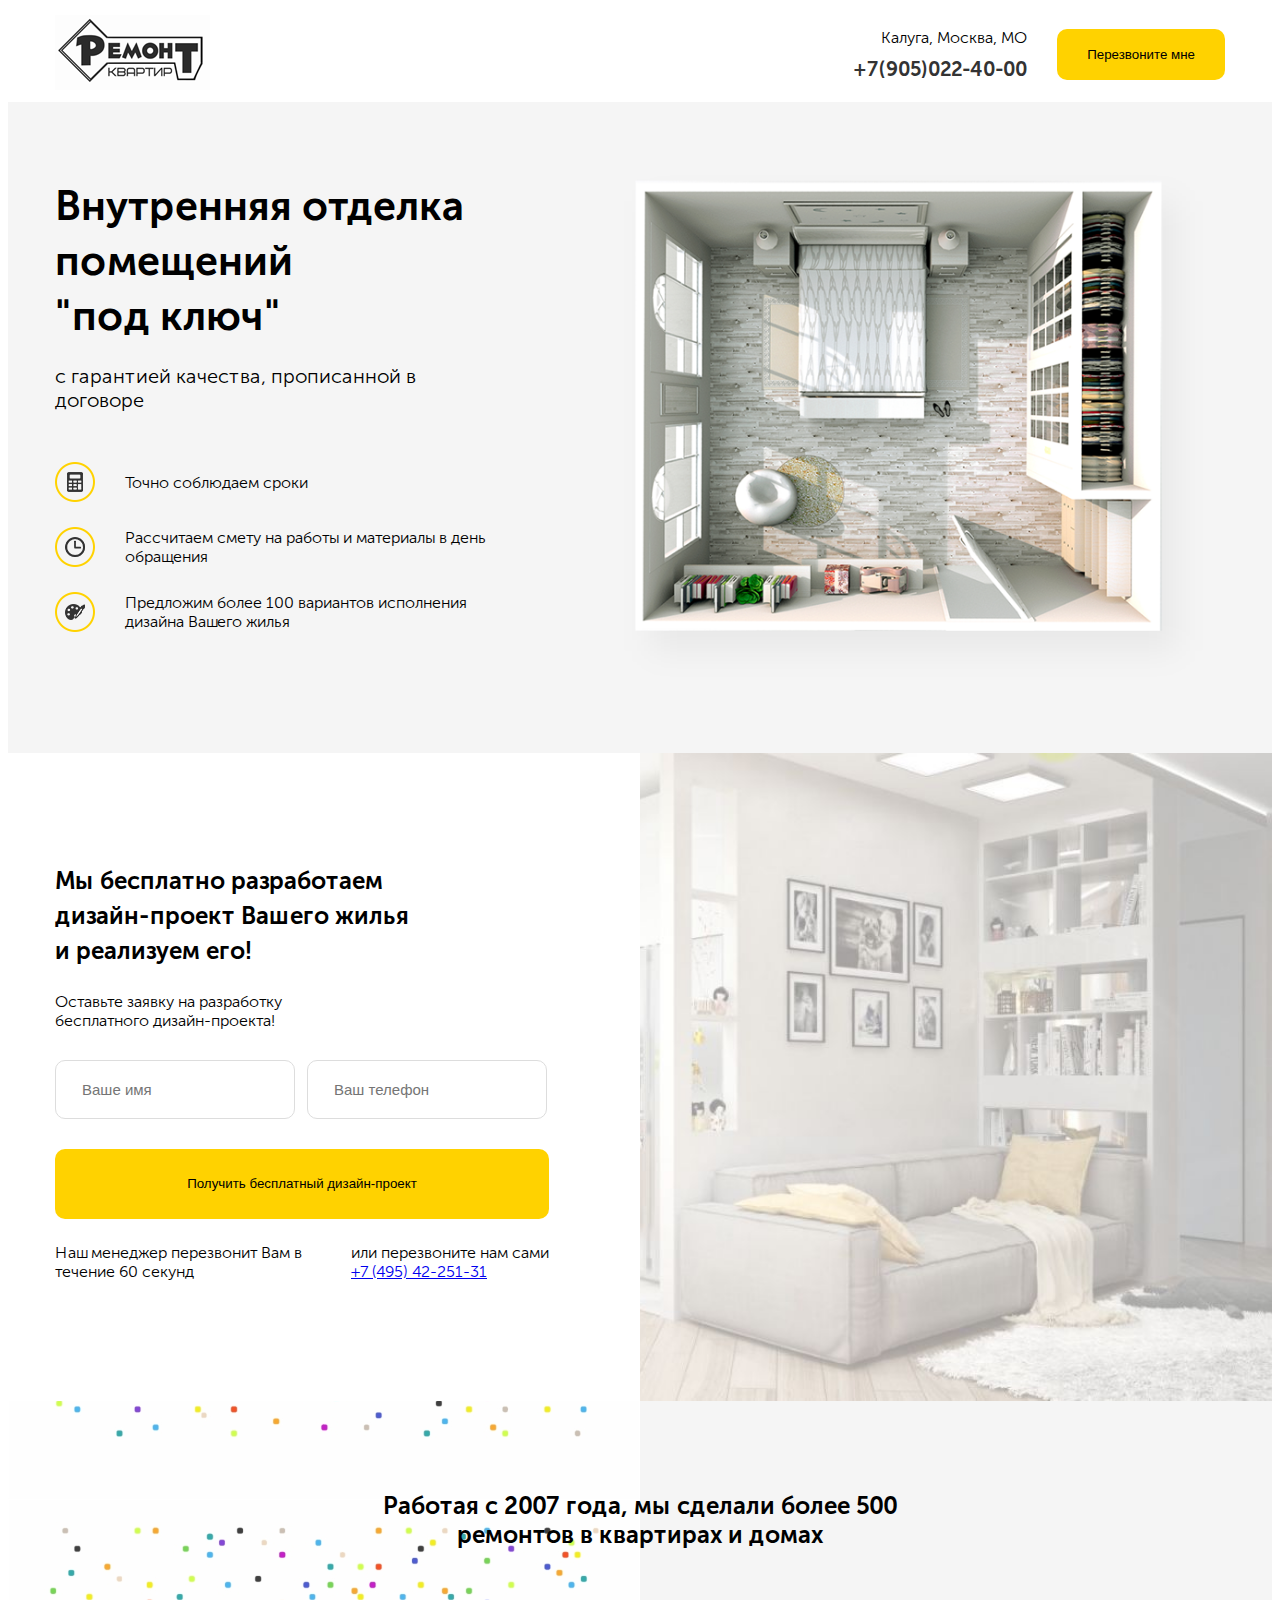
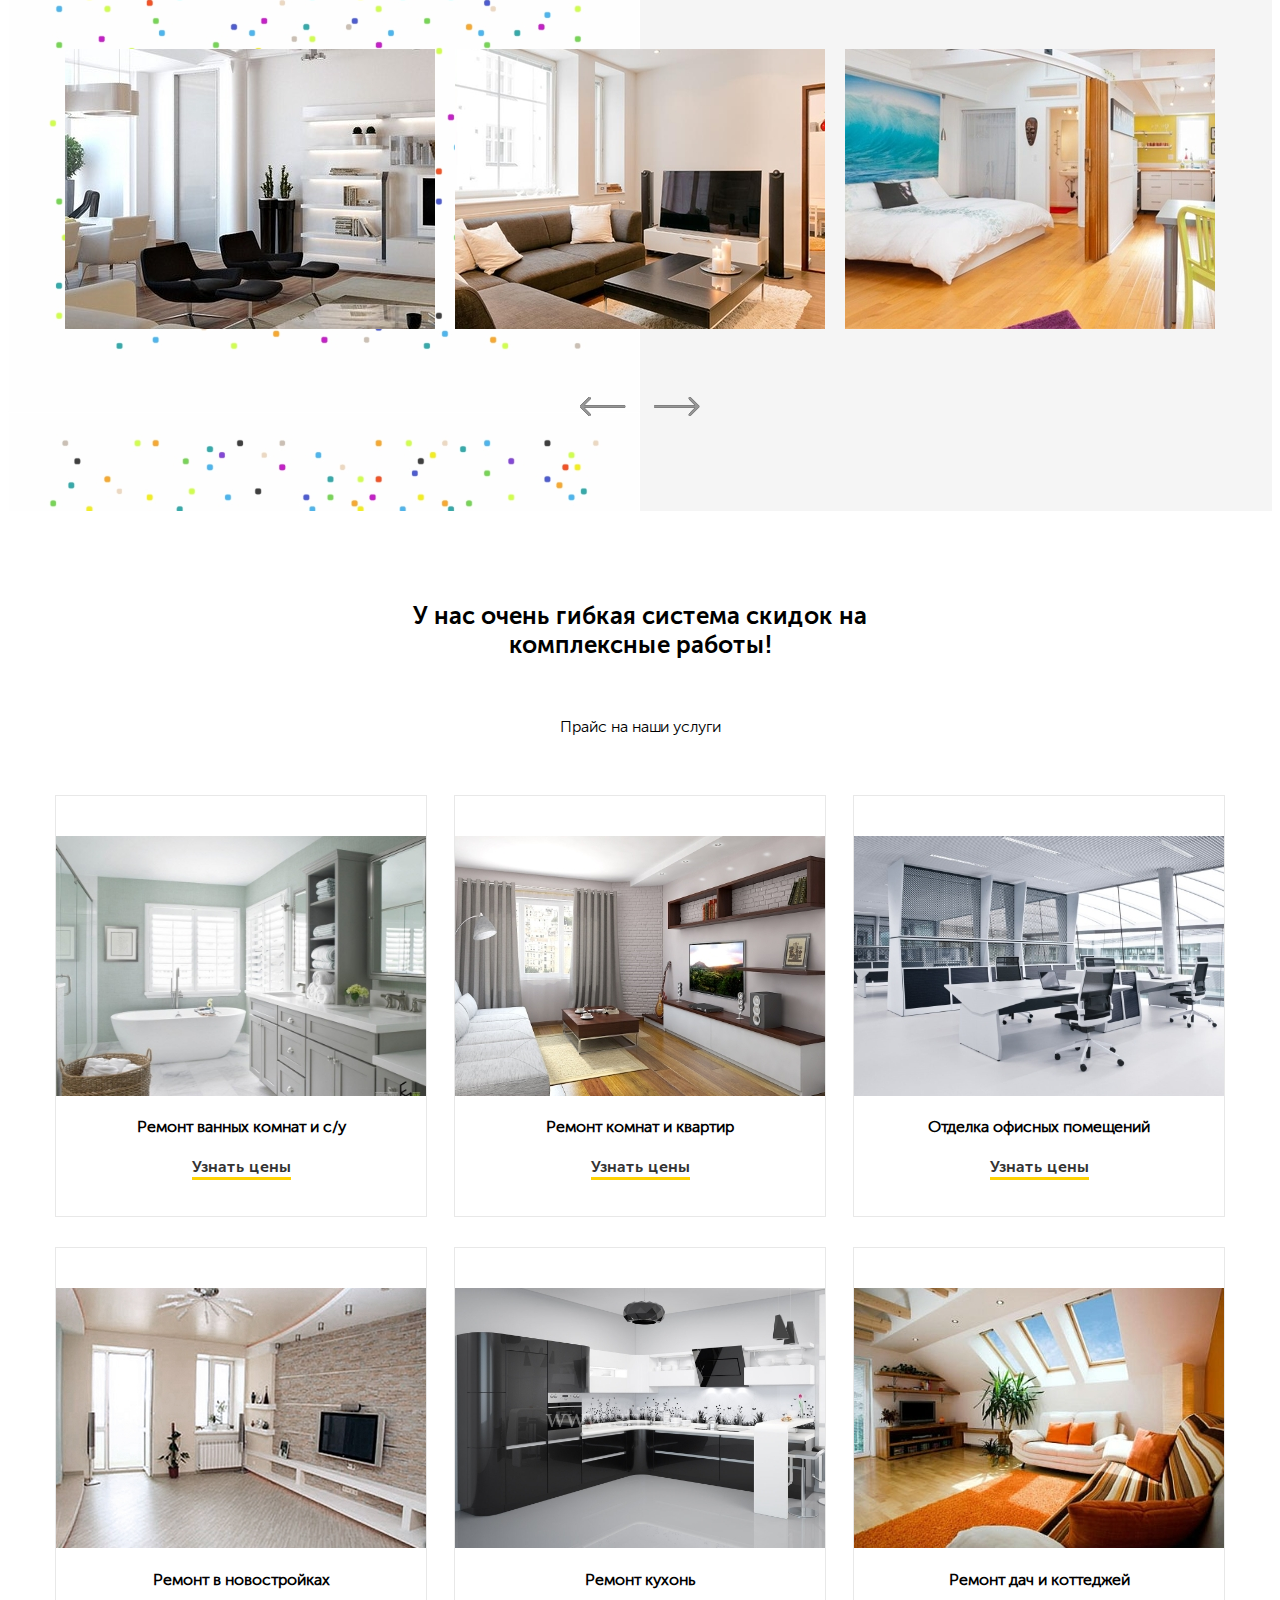
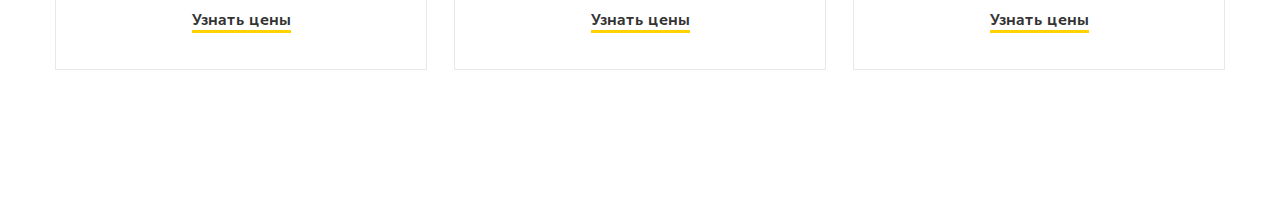
<file: glo-examples/13 lessons mobile first/index.html>
<!DOCTYPE html>
<html lang="ru">
  <head>
    <meta charset="UTF-8" />
    <meta name="viewport" content="width=device-width, initial-scale=1.0" />
    <title>Ремонт квартир под ключ!</title>
    <link
      rel="stylesheet"
      href="https://necolas.github.io/normalize.css/8.0.1/normalize.css"
    />
    <link rel="stylesheet" href="css/style.min.css" />
    <!-- Подключаем стиль для анимации  -->
    <link rel="stylesheet" href="css/slick.css" />
    <link rel="stylesheet" href="css/animate.min.css" />
  </head>

  <body>
    <nav class="navbar">
      <div class="container">
        <div class="navbar-block">
          <div class="navbar__logo">
            <img src="img/logo.png" alt="Логотип" />
          </div>
          <div class="navbar__info">
            <div class="navbar__contacts">
              <span class="navbar__address">Калуга, Москва, МО</span>
              <a href="tel:+79050224000" class="navbar__phone"
                >+7(905)022-40-00</a
              >
            </div>
            <button class="button navbar__button" id="button">
              Перезвоните мне
            </button>
          </div>
        </div>
      </div>
    </nav>

    <main>
      <section class="hero">
        <div class="container">
          <div class="hero-block">
            <div class="hero-text">
              <h1 class="hero-text__title">
                Внутренняя отделка помещений "под&nbsp;ключ"
              </h1>
              <span class="hero-text__subtitle"
                >с гарантией качества, прописанной в договоре</span
              >
              <ul class="hero-list">
                <li class="hero-list__item">
                  <div class="hero-list__image">
                    <img src="img/hero/icon-calc.png" alt="" />
                  </div>
                  <span class="hero-list__text">Точно соблюдаем сроки</span>
                </li>
                <li class="hero-list__item">
                  <div class="hero-list__image">
                    <img src="img/hero/icon-clock.png" alt="" />
                  </div>
                  <span class="hero-list__text"
                    >Рассчитаем смету на работы и материалы в&nbsp;день
                    обращения</span
                  >
                </li>
                <li class="hero-list__item">
                  <div class="hero-list__image">
                    <img src="img/hero/icon-paint.png" alt="" />
                  </div>
                  <span class="hero-list__text"
                    >Предложим более 100 вариантов исполнения дизайна Вашего
                    жилья</span
                  >
                </li>
              </ul>
            </div>
            <div class="hero-image">
              <img src="img/hero/hero-image.png" alt="План квартиры" />
            </div>
          </div>
        </div>
      </section>

      <!-- 2 секция -->
      <section class="offer section">
        <div class="container">
          <div class="offer-block">
            <h2 class="section-title offer__title">
              Мы бесплатно разработаем дизайн-проект Вашего жилья и реализуем
              его!
            </h2>
            <span class="section-subtitle offer__subtitle"
              >Оставьте заявку на разработку бесплатного дизайн-проекта!</span
            >
            <form action="#" class="form offer__form">
              <input
                type="text"
                class="input offer__input"
                placeholder="Ваше имя"
              />
              <input
                type="tel"
                class="input offer__input"
                placeholder="Ваш телефон"
              />
              <button class="button offer_button">
                Получить бесплатный дизайн-проект
              </button>
            </form>
            <div class="offer-block__items">
              <span class="section-subtitle offer__subtitle"
                >Наш менеджер перезвонит Вам в течение 60 секунд</span
              >
              <span class="section-subtitle offer__subtitle"
                >или перезвоните нам сами <br />
                <a href="tel:+74954225131">+7 (495) 42-251-31</a></span
              >
            </div>
          </div>
        </div>
      </section>

      <section class="section portfolio">
        <div class="container">
          <h2 class="section-title portfolio__title">
            Работая с 2007 года, мы сделали более 500 ремонтов в квартирах и
            домах
          </h2>
          <div class="slider">
            <div class="slider__items">
              <img
                class="slider__image"
                src="img/portfolio/portfolio1.jpg"
                alt=""
              />
            </div>
            <div class="slider__items">
              <img
                class="slider__image"
                src="img/portfolio/portfolio2.jpg"
                alt=""
              />
            </div>
            <div class="slider__items">
              <img
                class="slider__image"
                src="img/portfolio/portfolio3.jpg"
                alt=""
              />
            </div>
            <div class="slider__items">
              <img
                class="slider__image"
                src="img/portfolio/portfolio1.jpg"
                alt=""
              />
            </div>
            <div class="slider__items">
              <img
                class="slider__image"
                src="img/portfolio/portfolio2.jpg"
                alt=""
              />
            </div>
            <div class="slider__items">
              <img
                class="slider__image"
                src="img/portfolio/portfolio3.jpg"
                alt=""
              />
            </div>
          </div>
          <!-- Стрелки навигации -->
          <div class="arrows portfolio__arrows">
            <div class="arrows__left">
              <img src="img/portfolio/left-arrow.png" alt="" />
            </div>
            <div class="arrows__right">
              <img src="img/portfolio/right-arrow.png" alt="" />
            </div>
          </div>
        </div>
      </section>

      <!-- 3 секция карточки товаров -->
      <section class="section price">
        <div class="container">
          <h2 class="section-title price__title">
            У нас очень гибкая система скидок на комплексные работы!
          </h2>
          <span class="section-subtitle price__subtitle"
            >Прайс на наши услуги</span
          >

          <div class="cards">
            <div
              class="card price__card wow animate__animated animate__fadeInDown"
              data-wow-duration="2s"
            >
              <div class="card__image">
                <img class="card__img" src="img/price/price1.jpg" alt="" />
              </div>
              <div class="card__text">
                <h4 class="card__title">Ремонт ванных комнат и с/у</h4>
                <a href="#" class="card__link">Узнать цены</a>
              </div>
            </div>
            <div
              class="card price__card wow animate__animated animate__fadeInDown"
            >
              <div class="card__image">
                <img class="card__img" src="img/price/price2.jpg" alt="" />
              </div>
              <div class="card__text">
                <h4 class="card__title">Ремонт комнат и квартир</h4>
                <a href="#" class="card__link">Узнать цены</a>
              </div>
            </div>
            <div
              class="card price__card wow animate__animated animate__fadeInDown"
            >
              <div class="card__image">
                <img class="card__img" src="img/price/price3.jpg" alt="" />
              </div>
              <div class="card__text">
                <h4 class="card__title">Отделка офисных помещений</h4>
                <a href="#" class="card__link">Узнать цены</a>
              </div>
            </div>
            <div
              class="card price__card wow animate__animated animate__fadeInDown"
            >
              <div class="card__image">
                <img class="card__img" src="img/price/price4.jpg" alt="" />
              </div>
              <div class="card__text">
                <h4 class="card__title">Ремонт в новостройках</h4>
                <a href="#" class="card__link">Узнать цены</a>
              </div>
            </div>
            <div
              class="card price__card wow animate__animated animate__fadeInDown"
            >
              <div class="card__image">
                <img class="card__img" src="img/price/price5.jpg" alt="" />
              </div>
              <div class="card__text">
                <h4 class="card__title">Ремонт кухонь</h4>
                <a href="#" class="card__link">Узнать цены</a>
              </div>
            </div>
            <div class="card price__card wow animate__animated animate__bounce">
              <div class="card__image">
                <img class="card__img" src="img/price/price6.jpg" alt="" />
              </div>
              <div class="card__text">
                <h4 class="card__title">Ремонт дач и коттеджей</h4>
                <a href="#" class="card__link">Узнать цены</a>
              </div>
            </div>
          </div>
        </div>
      </section>
    </main>

    <!-- Модальное всплывающее окно -->

    <div class="modal" id="modal">
      <div class="modal-dialog">
        <button class="modal-dialog__close" id="close">&times;</button>
        <h4 class="modal-dialog__title">Всплывающее окно</h4>
      </div>
    </div>

    <!-- Подключаем скрипт модального окна -->
    <!-- <script src="js/main.js"></script> -->
    <script src="https://ajax.googleapis.com/ajax/libs/jquery/3.5.1/jquery.min.js"></script>
    <script src="js/slick.min.js"></script>
    <script src="js/modal.js"></script>
    <script src="js/wow.min.js"></script>
    <script>
      new WOW().init();
    </script>
  </body>
</html>
</file>
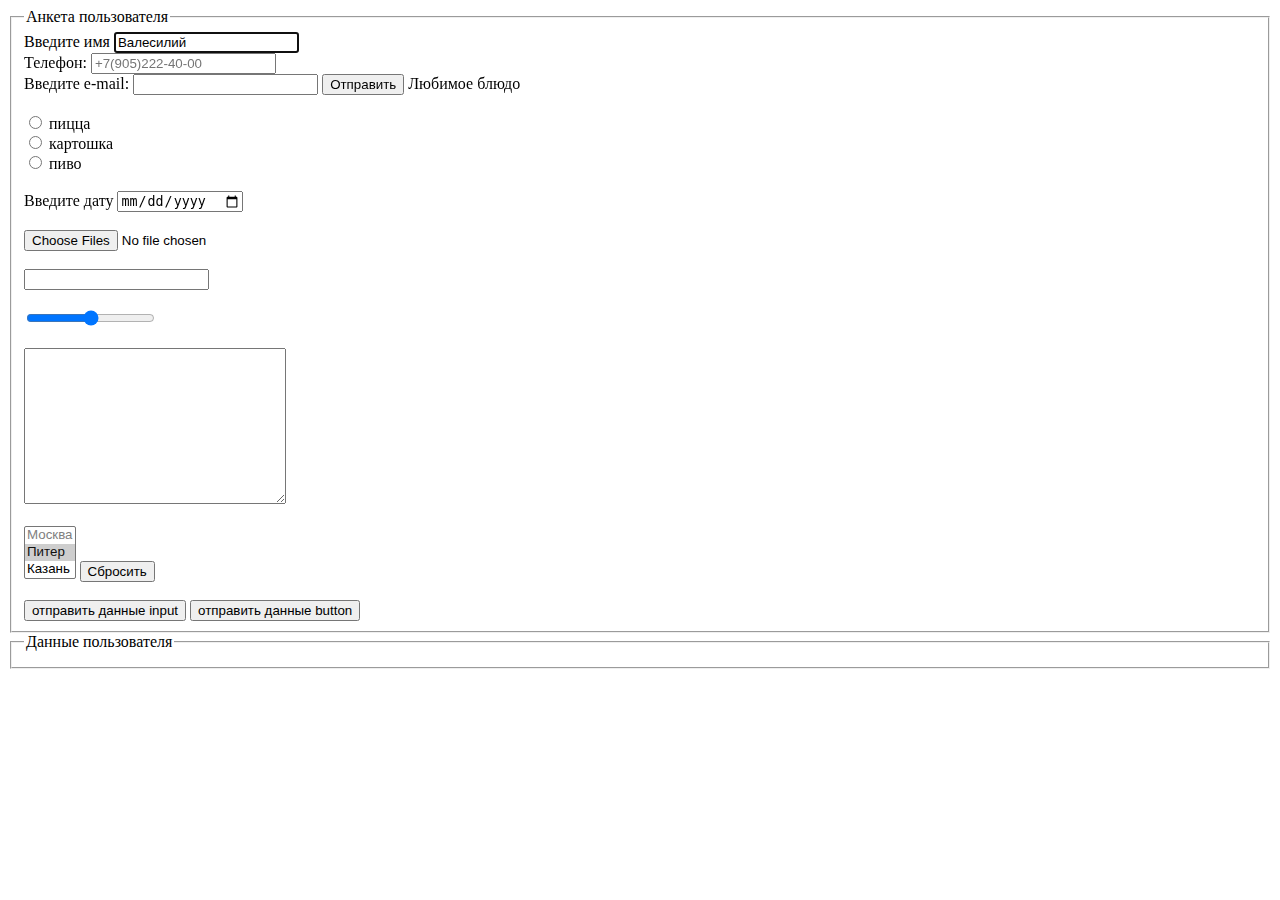
<file: glo-examples/16 lessons - forms/index.html>
<!DOCTYPE html>
<html lang="ru">
  <head>
    <meta charset="UTF-8" />
    <meta name="viewport" content="width=device-width, initial-scale=1.0" />
    <title>Forms</title>
  </head>
  <body>
    <form action="#">
      <fieldset>
        <legend>Анкета пользователя</legend>
        <label for="user-name">Введите имя</label>
        <input
          id="user-name"
          name="user-name"
          type="text"
          placeholder="Например, Владимир"
          value="Валесилий"
          required
          maxlength="20"
          autocomplete="on"
          autofocus
        /><br />

        <label for="#">Телефон:</label>
        <input type="tel" pattern="" placeholder="+7(905)222-40-00" />
        <br />
        <label for="#">Введите e-mail:</label>
        <input type="mailto:1@mail.ru" required />
        <input type="submit" value="Отправить" />

        <label for="#">Любимое блюдо</label><br /><br />

        <input id="pizza" type="radio" name="food" />
        <label for="pizza">пицца</label><br />

        <input id="potato" type="radio" name="food" />
        <label for="potato">картошка</label><br />

        <input id="beer" type="radio" name="food" />
        <label for="beer">пиво</label><br /><br />

        <label for="date">Введите дату</label>
        <input type="date" name="date" id="date" /><br /><br />

        <input type="file" name="file" id="file" multiple /><br /><br />

        <input type="password" name="pass" id="pass" /><br /><br />

        <input type="range" /><br /><br />

        <!-- развернутый комментарий -->
        <textarea name="" id="" cols="30" rows="10"></textarea><br /><br />

        <!-- выпадающий список -->
        <select name="choice" id="choice" size="3" multiple>
          <!-- size=2 - сколько можно видеть элементов -->
          <option value="Москва" disabled>Москва</option>
          <option value="Питер" selected>Питер</option>
          <option value="Казань">Казань</option>
        </select>

        <input type="reset" value="Сбросить" />
        <br /><br />
        <input type="submit" value="отправить данные input" />
        <button type="submit">отправить данные button</button>
      </fieldset>
      <fieldset>
        <legend>Данные пользователя</legend>
      </fieldset>
    </form>
  </body>
</html>
</file>
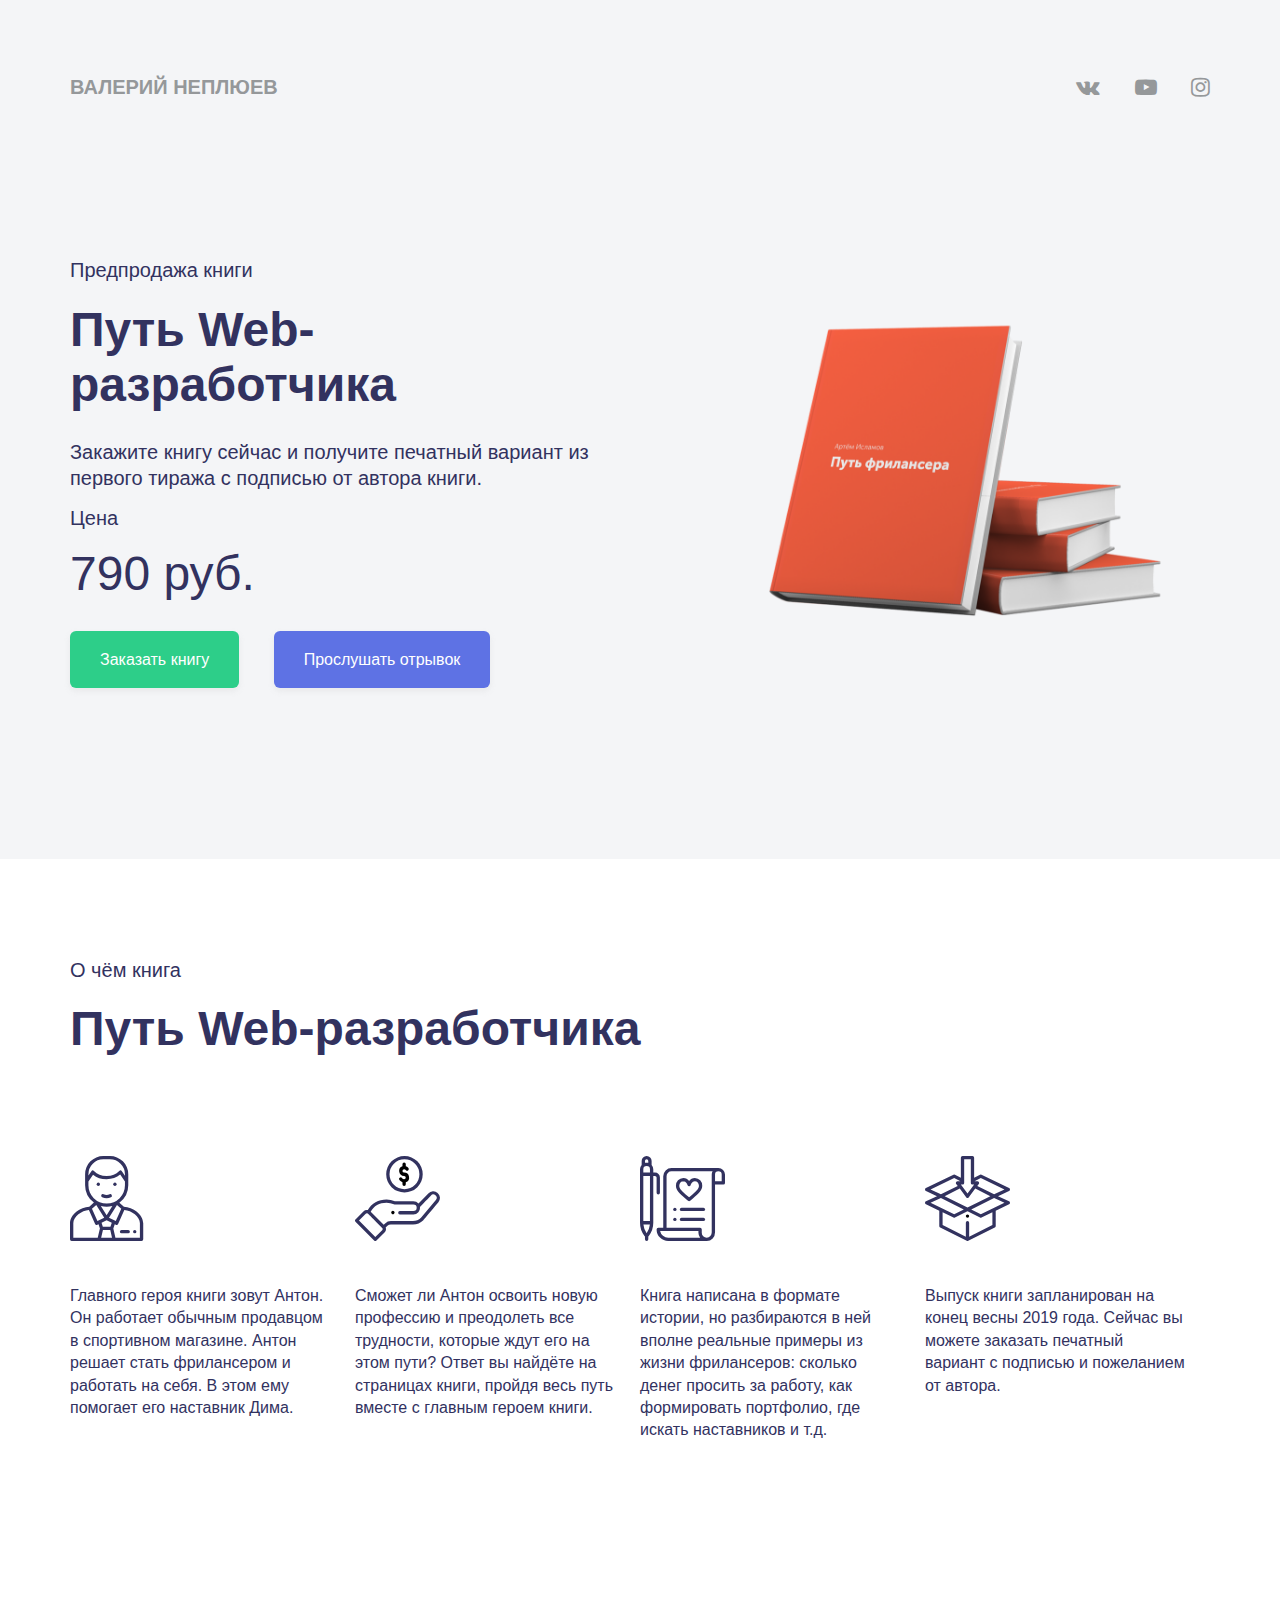
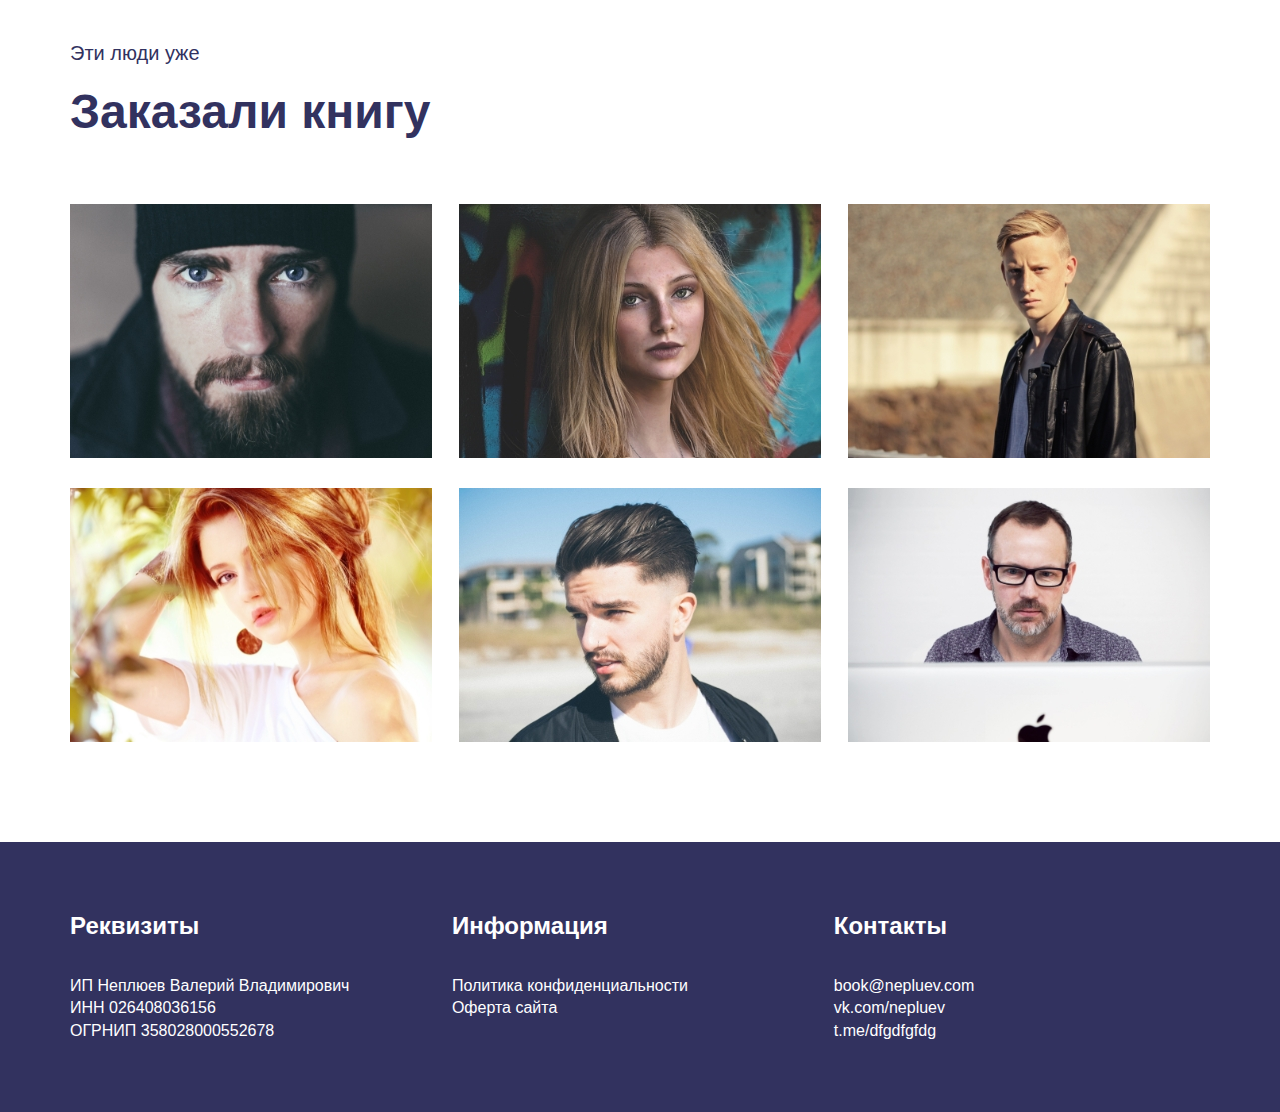
<file: glo-examples/8 lessons/index.html>
<!DOCTYPE html>
<html lang="ru">
  <head>
    <meta charset="UTF-8" />
    <meta name="viewport" content="width=device-width, initial-scale=1.0" />
    <title>Предпродажа какой-то книги</title>
    <link
      rel="stylesheet"
      href="https://maxcdn.bootstrapcdn.com/font-awesome/4.5.0/css/font-awesome.min.css"
    />
    <link
      rel="stylesheet"
      href="https://necolas.github.io/normalize.css/8.0.1/normalize.css"
    />
    <link rel="stylesheet" href="css/style.css" />
  </head>
  <body>
    <!-- 1 экран -->
    <header class="hero">
      <div class="container">
        <div class="navbar">
          <span class="brand">Валерий Неплюев</span>
          <div class="social">
            <a href="#"><i class="fa fa-vk" aria-hidden="true"></i></a>
            <a href="#"
              ><i class="fa fa-youtube-play" aria-hidden="true"></i
            ></a>
            <a href="#"><i class="fa fa-instagram" aria-hidden="true"></i></a>
          </div>
        </div>
        <div class="main">
          <div class="main-text">
            <span class="subtitle">Предпродажа книги</span>
            <strong class="title">Путь Web-разработчика</strong>
            <p class="description">
              Закажите книгу сейчас и получите печатный вариант из первого
              тиража с подписью от автора книги.
            </p>
            <span class="price-tag">Цена</span>
            <span class="price">790 руб.</span>
            <div class="buttons">
              <a href="#" class="btn btn-success">Заказать&nbsp;книгу</a>
              <a href="#" class="btn btn-primary">Прослушать&nbsp;отрывок</a>
            </div>
          </div>
          <div class="main-image">
            <img class="img" src="img/book.png" alt="Книга" />
          </div>
        </div>
      </div>
    </header>
    <!-- 2 экран -->
    <section class="about section">
      <div class="container">
        <h2 class="section-heading">
          <span class="section-subtitle">О чём книга </span>
          <strong class="section-title">Путь Web-разработчика</strong>
        </h2>
        <div class="wrap">
          <div class="block">
            <svg>
              <use xlink:href="img/001-manager.svg#manager"></use>
            </svg>
            <span class="block-text">
              Главного героя книги зовут Антон. Он работает обычным продавцом в
              спортивном магазине. Антон решает стать фрилансером и работать на
              себя. В этом ему помогает его наставник Дима.
            </span>
          </div>
          <div class="block">
            <svg>
              <use xlink:href="img/002-hand.svg#hand"></use>
            </svg>
            <span class="block-text">
              Сможет ли Антон освоить новую профессию и преодолеть все
              трудности, которые ждут его на этом пути? Ответ вы найдёте на
              страницах книги, пройдя весь путь вместе с главным героем книги.
            </span>
          </div>
          <div class="block">
            <svg>
              <use xlink:href="img/003-wishlist.svg#wishlist"></use>
            </svg>
            <span class="block-text">
              Книга написана в формате истории, но разбираются в ней вполне
              реальные примеры из жизни фрилансеров: сколько денег просить за
              работу, как формировать портфолио, где искать наставников и т.д.
            </span>
          </div>
          <div class="block">
            <svg>
              <use xlink:href="img/004-box.svg#box"></use>
            </svg>
            <span class="block-text">
              Выпуск книги запланирован на конец весны 2019 года. Сейчас вы
              можете заказать печатный вариант с подписью и пожеланием от
              автора.
            </span>
          </div>
        </div>
      </div>
    </section>
    <!-- 3 экран -->
    <section class="people section">
      <div class="container">
        <span class="section-subtitle">Эти люди уже</span>
        <strong class="section-title section-title-h">Заказали книгу</strong>
        <div class="people1">
          <img src="img/people1.jpg" alt="" />
          <img src="img/people2.jpg" alt="" />
          <img src="img/people3.jpg" alt="" />
        </div>
        <div class="people2">
          <img src="img/people4.jpg" alt="" />
          <img src="img/people5.jpg" alt="" />
          <img src="img/people6.jpg" alt="" />
        </div>
      </div>
    </section>
    <!-- 4 экран -->
    <footer class="footer">
      <div class="container">
        <div class="footer-wrap">
          <div class="footer-block">
            <h4 class="footer-title">Реквизиты</h4>
            <span
              >ИП Неплюев Валерий Владимирович<br />
              ИНН 026408036156<br />
              ОГРНИП 358028000552678</span
            >
          </div>
          <div class="footer-block">
            <h4 class="footer-title">Информация</h4>
            <span>Политика конфиденциальности<br />Оферта сайта</span>
          </div>
          <div class="footer-block">
            <h4 class="footer-title">Контакты</h4>
            <span
              >book@nepluev.com <br />vk.com/nepluev<br />
              t.me/dfgdfgfdg</span
            >
          </div>
        </div>
      </div>
    </footer>
  </body>
</html>
</file>
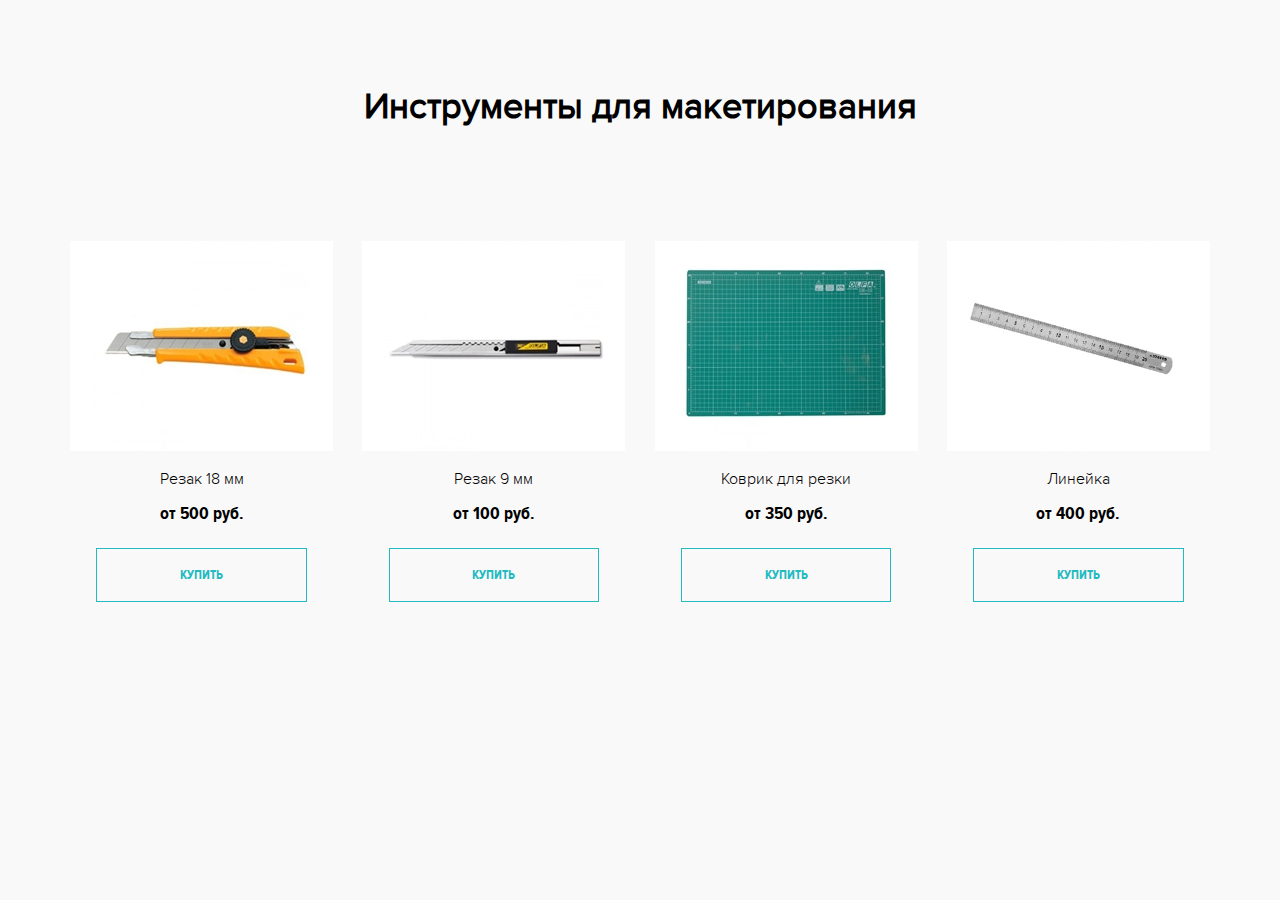
<file: glo-examples/7 lessons/index_7.html>
<!DOCTYPE html>
<html lang="ru">
  <head>
    <meta charset="UTF-8" />
    <meta name="viewport" content="width=device-width, initial-scale=1.0" />
    <title>7 урок по верстке Glo Academy</title>
    <link rel="stylesheet" href="css/style.css" />
  </head>
  <body>
    <section class="price-section">
      <h1>Инструменты для макетирования</h1>
      <div class="products">
        <ul class="price">
          <li class="price__items">
            <img class="price__img" src="img/img1.jpg" alt="" />
            <div class="price__name">Резак 18 мм</div>
            <div class="price__price">от 500 руб.</div>
            <a href="#" class="price__btn">купить</a>
          </li>
          <li class="price__items">
            <img class="price__img" src="img/img2.jpg" alt="" />
            <div class="price__name">Резак 9 мм</div>
            <div class="price__price">от 100 руб.</div>
            <a href="#" class="price__btn">купить</a>
          </li>
          <li class="price__items">
            <img class="price__img" src="img/img3.jpg" alt="" />
            <div class="price__name">Коврик для резки</div>
            <div class="price__price">от 350 руб.</div>
            <a href="#" class="price__btn">купить</a>
          </li>
          <li class="price__items">
            <img class="price__img" src="img/img4.jpg" alt="" />
            <div class="price__name">Линейка</div>
            <div class="price__price">от 400 руб.</div>
            <a href="#" class="price__btn">купить</a>
          </li>
        </ul>
      </div>
    </section>
  </body>
</html>
</file>
<file: glo-examples/8 lessons/css/style.css>
* {
  box-sizing: border-box;
  margin: 0;
  padding: 0;
}

body {
  font-family: sans-serif;
  color: #32325f;
}

.fa:before {
  color: #95989a;
  /* font-size: 20px; */
}
.fa-vk,
.fa-youtube-play,
.fa-instagram {
  font-size: 22px;
}

.hero {
  padding-top: 76px;
  padding-bottom: 190px;
  background-color: #f4f5f7;
}

.container {
  max-width: 1140px;
  width: 96%;
  margin-left: auto;
  margin-right: auto;
}

.navbar {
  display: flex;
  justify-content: space-between;
  margin-bottom: 160px;
}

.brand {
  font-size: 20px;
  font-weight: 700;
  color: #95989a;
  text-transform: uppercase;
}

.social a {
  text-decoration: none;
  margin-right: 30px;
}
.social a:last-child {
  margin-right: 0;
}
.main {
  display: flex;
  justify-content: space-between;
  align-items: center;
}
.main-text {
  width: 50%;
}
.subtitle {
  display: block;
  font-size: 20px;
  font-weight: 400;
  margin-bottom: 20px;
}
.title {
  display: block;
  font-size: 48px;
  font-weight: 700;
  margin-bottom: 27px;
}
.description {
  font-size: 20px;
  font-weight: 400;
  line-height: 26px;
  margin-bottom: 16px;
}
.price-tag {
  display: block;
  font-size: 20px;
  font-weight: 400;
  margin-bottom: 16px;
}
.price {
  display: block;
  font-weight: 400;
  font-size: 48px;
  margin-bottom: 50px;
}
.btn {
  text-decoration: none;
  border-radius: 6px;
  box-shadow: 0 3px 6px rgba(173, 173, 173, 0.16);
  padding: 20px 30px;
  color: #fff;
}
.btn-success {
  background-color: #2dce89;
  margin-right: 30px;
}
.btn-primary {
  background-color: #5e72e4;
}
/* Оформление секций */
.section {
  /* внутренний отступ у секций */
  padding-top: 100px;
  padding-bottom: 100px;
}
.section-subtitle {
  display: block;
  font-size: 20px;
  font-weight: 400;
  margin-bottom: 19px;
}
.section-title {
  display: block;
  font-size: 48px;
  font-weight: 700;
  line-height: 55px;
}

.wrap {
  display: flex;
  margin-top: 100px;
  justify-content: space-between;
  flex-wrap: wrap;
}
.block {
  width: 23%;
  margin-right: 2%;
}
.block-text {
  display: block;
  font-size: 16px;
  font-weight: 400;
  line-height: 1.4;
  margin-top: -25px;
}

/* Подвал сайта */
.footer {
  background-color: #32325f;
  color: #ffffff;
  padding: 70px 0;
}
.footer-wrap {
  display: flex;
  justify-content: space-between;
}
.footer-block {
  width: 33%;
}
.footer-title {
  font-size: 24px;
  font-weight: 700;
  margin-bottom: 35px;
}

.footer-block span {
  line-height: 1.4;
}

.section-title-h {
  margin-bottom: 65px;
}

.people1,
.people2 {
  display: flex;
  justify-content: space-between;
}
.people1 {
  margin-bottom: 30px;
}
</file>
<file: glo-examples/7 lessons/css/style.css>
@font-face {
  font-family: "proxima_novaregular";
  src: url("../fonts/proximanova-webfont.woff2") format("woff2"),
    url("../fonts/proximanova-webfont.woff") format("woff");
  font-weight: normal;
  font-style: normal;
}

@font-face {
  font-family: "proxima_nova_condensedbold";
  src: url("../fonts/proximanovabold-webfont.woff2") format("woff2"),
    url("../fonts/proximanovabold-webfont.woff") format("woff");
  font-weight: normal;
  font-style: normal;
}

@font-face {
  font-family: "proxima_novalight";
  src: url("../fonts/proximanovalight-webfont.woff2") format("woff2"),
    url("../fonts/proximanovalight-webfont.woff") format("woff");
  font-weight: normal;
  font-style: normal;
}

* {
  box-sizing: border-box;
  padding: 0;
  margin: 0;
}

body {
  -webkit-font-smoothing: antialiased;
  -moz-osx-font-smoothing: grayscale;
  background-color: #f9f9f9;
  color: #000;
}

.wrapper {
  justify-content: center;
}

h1 {
  font-family: "proxima_novaregular", Arial, Helvetica, sans-serif;
  font-size: 36px;
  text-align: center;
  margin: 85px 0 113px 0;
}

.products {
  display: flex;
  max-width: 1140px;
  margin: 0 auto;
}

.price {
  display: flex;
  flex-direction: row;
  width: 100%;
  justify-content: space-between;
  text-align: center;
  list-style: none;
}

.price__img {
  margin-bottom: 14px;
}

.price__name {
  font-family: "proxima_novalight", Arial, Helvetica, sans-serif;
  margin: 0 0 14px 0;
  font-size: 16px;
}

.price__price {
  font-family: "proxima_nova_condensedbold", Arial, Helvetica, sans-serif;
  margin: 0 0 23px 0;
  font-size: 18px;
}

.price__btn {
  display: inline-block;
  text-align: center;
  font-family: "proxima_nova_condensedbold", Arial, Helvetica, sans-serif;
  font-size: 13px;
  text-transform: uppercase;
  border: 1px solid #23bac1;
  color: #23bac1;
  width: 80%;
  padding: 18px;
  text-decoration: none;
}
</file>
<file: glo-examples/13 lessons mobile first/css/style.min.css>
@font-face {
  font-family: "Museo Sans Light";
  src: url("../fonts/MuseoSansCyrl/MuseoSansCyrl-300.eot");
  src: url("../fonts/MuseoSansCyrl/MuseoSansCyrl-300.eot?#iefix") format("embedded-opentype"), url("../fonts/MuseoSansCyrl/MuseoSansCyrl-300.woff") format("woff"), url("../fonts/MuseoSansCyrl/MuseoSansCyrl-300.ttf") format("truetype");
  font-weight: normal;
  font-style: normal;
}

@font-face {
  font-family: "Museo Sans Bold";
  src: url("../fonts/MuseoSansCyrl/MuseoSansCyrl-700.eot");
  src: url("../fonts/MuseoSansCyrl/MuseoSansCyrl-700.eot?#iefix") format("embedded-opentype"), url("../fonts/MuseoSansCyrl/MuseoSansCyrl-700.woff") format("woff"), url("../fonts/MuseoSansCyrl/MuseoSansCyrl-700.ttf") format("truetype");
  font-weight: normal;
  font-style: normal;
}

* {
  -webkit-box-sizing: border-box;
          box-sizing: border-box;
}

body {
  font-family: "Museo Sans Light", sans-serif;
  font-weight: 300;
}

img {
  max-width: 100%;
}

.container {
  width: 1170px;
  margin: auto;
}

@media (max-width: 1200px) {
  .container {
    width: 760px;
  }
}

@media (max-width: 768px) {
  .container {
    max-width: 580px;
    width: 90%;
  }
}

.button {
  -webkit-border-radius: 10px;
          border-radius: 10px;
  background-color: #ffd200;
  border: none;
  padding: 18px 30px;
}

.button:hover {
  background-color: #ffdb33;
  cursor: pointer;
}

.section {
  padding: 90px 0;
}

.section-title {
  max-width: 542px;
  font-size: 24px;
  text-align: center;
  font-family: "Museo Sans Bold", sans-serif;
  font-weight: 700;
}

.section-subtitle {
  font-size: 16px;
  display: block;
}

.input {
  border: 1px solid #DDDDDD;
  padding: 20px 26px;
  font-size: 15px;
  -webkit-border-radius: 10px;
          border-radius: 10px;
}

.input:focus {
  -webkit-border-radius: 0;
          border-radius: 0;
}

.arrows__left:hover, .arrows__right:hover {
  cursor: pointer;
}

.navbar {
  padding: 7px 0 8px 0;
}

.navbar-block {
  display: -webkit-box;
  display: -webkit-flex;
  display: -ms-flexbox;
  display: flex;
  -webkit-box-pack: justify;
  -webkit-justify-content: space-between;
      -ms-flex-pack: justify;
          justify-content: space-between;
  -webkit-box-align: center;
  -webkit-align-items: center;
      -ms-flex-align: center;
          align-items: center;
}

.navbar__info {
  display: -webkit-box;
  display: -webkit-flex;
  display: -ms-flexbox;
  display: flex;
  -webkit-box-align: center;
  -webkit-align-items: center;
      -ms-flex-align: center;
          align-items: center;
  text-align: right;
}

.navbar__address {
  display: -webkit-box;
  display: -webkit-flex;
  display: -ms-flexbox;
  display: flex;
  -webkit-box-orient: vertical;
  -webkit-box-direction: normal;
  -webkit-flex-direction: column;
      -ms-flex-direction: column;
          flex-direction: column;
}

.navbar__button {
  margin-left: 30px;
}

.navbar__phone {
  display: inline-block;
  text-decoration: none;
  color: #333333;
  font-size: 20px;
  margin-top: 10px;
  font-family: "Museo Sans Bold", sans-serif;
  font-weight: 700;
}

@media (max-width: 768px) {
  .navbar__contacts {
    display: none;
  }
  .navbar__button {
    font-size: 12px;
    padding: 15px 26px;
  }
  .navbar__logo {
    width: 90px;
  }
}

.hero {
  padding: 50px 0;
  background-color: #F5F5F5;
}

.hero-block {
  display: -webkit-box;
  display: -webkit-flex;
  display: -ms-flexbox;
  display: flex;
}

.hero-text {
  -webkit-flex-basis: 50%;
      -ms-flex-preferred-size: 50%;
          flex-basis: 50%;
  padding-right: 100px;
}

.hero-text__title {
  font-size: 41px;
  font-weight: 400;
  line-height: 55px;
  margin-bottom: 20px;
  font-family: "Museo Sans Bold", sans-serif;
  font-weight: 700;
}

.hero-text__subtitle {
  display: inline-block;
  margin-bottom: 50px;
  font-size: 20px;
  font-weight: 500;
}

.hero-list {
  margin: 0;
  padding: 0;
}

.hero-list__item {
  display: -webkit-box;
  display: -webkit-flex;
  display: -ms-flexbox;
  display: flex;
  -webkit-box-align: center;
  -webkit-align-items: center;
      -ms-flex-align: center;
          align-items: center;
  margin-bottom: 25px;
}

.hero-list__item:last-child {
  margin-bottom: 0;
}

.hero-list__image {
  min-width: 40px;
  min-height: 40px;
  display: -webkit-box;
  display: -webkit-flex;
  display: -ms-flexbox;
  display: flex;
  -webkit-box-align: center;
  -webkit-align-items: center;
      -ms-flex-align: center;
          align-items: center;
  -webkit-box-pack: center;
  -webkit-justify-content: center;
      -ms-flex-pack: center;
          justify-content: center;
  margin-right: 30px;
}

.hero-list__text {
  min-width: 250px;
}

@media (max-width: 1200px) {
  .hero-block {
    -webkit-box-orient: vertical;
    -webkit-box-direction: normal;
    -webkit-flex-direction: column;
        -ms-flex-direction: column;
            flex-direction: column;
  }
  .hero-list {
    margin-bottom: 44px;
  }
  .hero-text {
    padding-right: 10px;
  }
}

@media (max-width: 768px) {
  .hero-text__title {
    font-size: 24px;
    line-height: 1.4;
    margin-bottom: 13px;
  }
  .hero-text__subtitle {
    line-height: 1.4;
    font-size: 16px;
    margin-bottom: 28px;
  }
  .hero-list__item {
    margin-bottom: 20px;
  }
  .hero-list__text {
    font-size: 12px;
  }
  .hero-list__image {
    margin-right: 15px;
  }
}

.offer {
  background: url("../img/offer/offer-bg.jpg") no-repeat center right/contain;
  position: relative;
}

.offer:before {
  content: '';
  position: absolute;
  width: 50%;
  height: 100%;
  background-color: #fff;
  left: 0;
  top: 0;
}

.offer-block {
  width: 50%;
  padding-right: 91px;
  position: relative;
}

.offer-block__items {
  margin-top: 24px;
  display: -webkit-box;
  display: -webkit-flex;
  display: -ms-flexbox;
  display: flex;
  -webkit-box-pack: justify;
  -webkit-justify-content: space-between;
      -ms-flex-pack: justify;
          justify-content: space-between;
}

.offer__title {
  width: 360px;
  line-height: 35px;
  margin-bottom: 24px;
  text-align: left;
}

.offer__subtitle {
  max-width: 250px;
  margin-bottom: 30px;
}

.offer__input {
  margin-bottom: 30px;
  width: 240px;
}

.offer__input:first-child {
  margin-right: 8px;
}

.offer_button {
  width: 100%;
  min-height: 70px;
}

@media (max-width: 1200px) {
  .offer {
    -webkit-background-size: cover;
            background-size: cover;
  }
  .offer__input {
    width: 100%;
    margin-bottom: 10px;
  }
  .offer__button {
    font-size: 13px;
  }
}

@media (max-width: 768px) {
  .offer {
    background: #fff;
  }
  .offer-block {
    width: 100%;
    padding-right: 0;
  }
}

.modal {
  display: -webkit-box;
  display: -webkit-flex;
  display: -ms-flexbox;
  display: flex;
  position: fixed;
  left: 0;
  top: 0;
  width: 110%;
  height: 100%;
  background-color: rgba(0, 0, 0, 0.5);
  display: none;
}

.modal_active {
  display: -webkit-box;
  display: -webkit-flex;
  display: -ms-flexbox;
  display: flex;
}

.modal-dialog {
  position: relative;
  margin: auto;
  max-width: 490px;
  width: 90%;
  min-height: 200px;
  background-color: #fff;
  padding: 40px;
}

.modal-dialog__close {
  position: absolute;
  top: 0;
  right: 0;
}

.portfolio {
  background: #F5F5F5 url("../img/portfolio/portfolio-pattern.png") repeat-y center left;
  -webkit-background-size: 50% 50%;
          background-size: 50%;
}

.portfolio__title {
  margin: auto;
  margin-bottom: 100px;
}

.portfolio__arrows {
  display: -webkit-box;
  display: -webkit-flex;
  display: -ms-flexbox;
  display: flex;
  -webkit-box-pack: justify;
  -webkit-justify-content: space-between;
      -ms-flex-pack: justify;
          justify-content: space-between;
  max-width: 120px;
  margin: auto;
  margin-top: 68px;
}

.slider__image {
  margin: auto;
}

.price__title {
  margin: auto;
  margin-bottom: 58px;
}

.price__subtitle {
  margin-bottom: 59px;
  text-align: center;
}

.price__card {
  margin-bottom: 30px;
}

.card {
  border: #E8E8E8 1px solid;
  padding-top: 40px;
  padding-bottom: 40px;
}

.card:hover {
  -webkit-box-shadow: 0 20px 25px rgba(0, 0, 0, 0.1);
          box-shadow: 0 20px 25px rgba(0, 0, 0, 0.1);
  -webkit-transition: 0.3s;
  -o-transition: 0.3s;
  transition: 0.3s;
}

.card:hover .card__image:before {
  opacity: 1;
}

.card__link {
  display: inline-block;
  position: relative;
  text-decoration: none;
  color: #333333;
  font-size: 16px;
  font-family: "Museo Sans Bold", sans-serif;
  font-weight: 700;
}

.card__link:hover:after {
  height: 12px;
}

.card__link:after {
  z-index: -1;
  content: '';
  display: block;
  position: absolute;
  bottom: -4px;
  left: 0;
  width: 100%;
  height: 3px;
  background-color: #ffd200;
  -webkit-transition: 0.2s;
  -o-transition: 0.2s;
  transition: 0.2s;
}

.cards {
  display: -webkit-box;
  display: -webkit-flex;
  display: -ms-flexbox;
  display: flex;
  -webkit-box-pack: justify;
  -webkit-justify-content: space-between;
      -ms-flex-pack: justify;
          justify-content: space-between;
  -webkit-flex-wrap: wrap;
      -ms-flex-wrap: wrap;
          flex-wrap: wrap;
  text-align: center;
}

.card__image {
  position: relative;
}

.card__image::before {
  content: '';
  position: absolute;
  left: 0;
  top: 0;
  width: 100%;
  height: 100%;
  background-image: -webkit-gradient(linear, left bottom, left top, from(#ffd200), to(rgba(255, 255, 255, 0)));
  background-image: -webkit-linear-gradient(bottom, #ffd200 0%, rgba(255, 255, 255, 0) 100%);
  background-image: -o-linear-gradient(bottom, #ffd200 0%, rgba(255, 255, 255, 0) 100%);
  background-image: linear-gradient(to top, #ffd200 0%, rgba(255, 255, 255, 0) 100%);
  opacity: 0;
  -webkit-transition: 0.3s;
  -o-transition: 0.3s;
  transition: 0.3s;
}

.card__img {
  display: block;
}

@media (max-width: 768px) {
  .card {
    margin: auto;
  }
}
</file>
